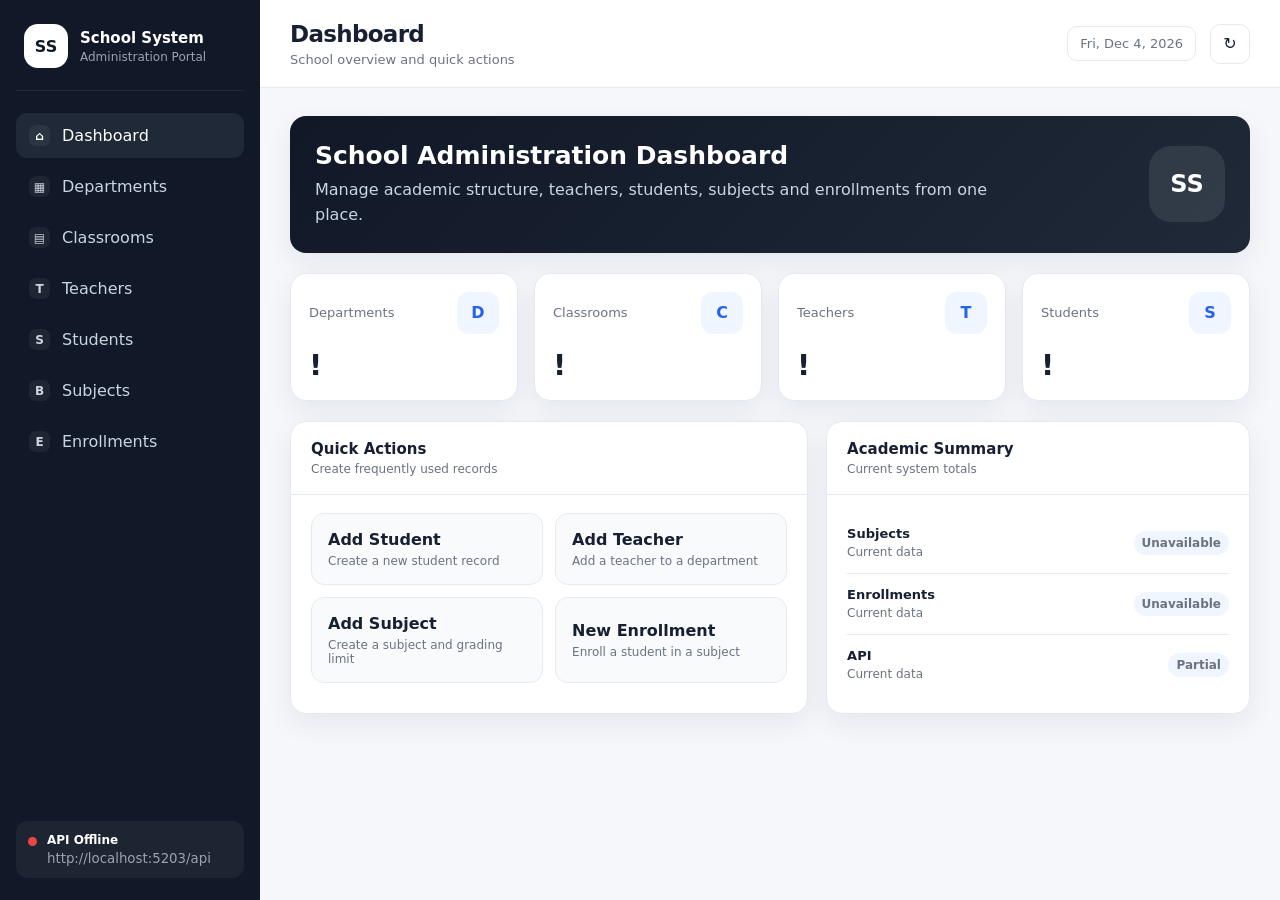
<file: school-system-frontend-v5/index.html>
<!DOCTYPE html>
<html lang="en">
<head>
  <meta charset="UTF-8" />
  <meta name="viewport" content="width=device-width, initial-scale=1.0" />
  <title>School System</title>
  <link rel="stylesheet" href="./styles.css" />
</head>
<body>
  <div class="app">
    <aside class="sidebar" id="sidebar">
      <div class="brand">
        <div class="brand-logo">SS</div>
        <div>
          <div class="brand-title">School System</div>
          <div class="brand-subtitle">Administration Portal</div>
        </div>
      </div>

      <nav class="nav" id="nav">
        <button class="nav-item active" data-page="dashboard">
          <span class="nav-icon">⌂</span><span>Dashboard</span>
        </button>
        <button class="nav-item" data-page="departments">
          <span class="nav-icon">▦</span><span>Departments</span>
        </button>
        <button class="nav-item" data-page="classrooms">
          <span class="nav-icon">▤</span><span>Classrooms</span>
        </button>
        <button class="nav-item" data-page="teachers">
          <span class="nav-icon">T</span><span>Teachers</span>
        </button>
        <button class="nav-item" data-page="students">
          <span class="nav-icon">S</span><span>Students</span>
        </button>
        <button class="nav-item" data-page="subjects">
          <span class="nav-icon">B</span><span>Subjects</span>
        </button>
        <button class="nav-item" data-page="enrollments">
          <span class="nav-icon">E</span><span>Enrollments</span>
        </button>
      </nav>

      <div class="sidebar-bottom">
        <div class="api-card">
          <span class="api-dot" id="apiDot"></span>
          <div>
            <strong id="apiStatus">Checking API...</strong>
            <small id="apiUrlText"></small>
          </div>
        </div>
      </div>
    </aside>

    <main class="main">
      <header class="topbar">
        <div class="topbar-left">
          <button class="icon-button mobile-only" id="menuButton">☰</button>
          <div>
            <h1 id="pageTitle">Dashboard</h1>
            <p id="pageSubtitle">School overview and quick actions</p>
          </div>
        </div>

        <div class="topbar-right">
          <div class="date-chip" id="dateChip"></div>
          <button class="icon-button" id="refreshButton" title="Refresh">↻</button>
        </div>
      </header>

      <section class="content">
        <div id="pageRoot"></div>
      </section>
    </main>
  </div>

  <div class="modal-backdrop hidden" id="modalBackdrop">
    <div class="modal">
      <div class="modal-header">
        <div>
          <h2 id="modalTitle"></h2>
          <p id="modalSubtitle"></p>
        </div>
        <button class="icon-button" id="modalCloseButton">✕</button>
      </div>

      <form id="entityForm">
        <div class="form-grid" id="formFields"></div>
        <div class="modal-footer">
          <button class="btn secondary" type="button" id="modalCancelButton">Cancel</button>
          <button class="btn primary" type="submit" id="modalSaveButton">Save</button>
        </div>
      </form>
    </div>
  </div>

  <div class="drawer-backdrop hidden" id="drawerBackdrop">
    <aside class="drawer">
      <div class="drawer-header">
        <div>
          <h2 id="drawerTitle">Details</h2>
          <p id="drawerSubtitle"></p>
        </div>
        <button class="icon-button" id="drawerCloseButton">✕</button>
      </div>
      <div class="drawer-body" id="drawerBody"></div>
    </aside>
  </div>

  <div class="toast-container" id="toastContainer"></div>

  <script src="./app.js"></script>
</body>
</html>
</file>
<file: school-system-frontend-v5/styles.css>
* { box-sizing: border-box; }

:root {
  --bg: #f5f7fb;
  --panel: #ffffff;
  --panel-2: #f8fafc;
  --text: #172033;
  --muted: #6b7280;
  --line: #e5eaf0;
  --primary: #2563eb;
  --primary-soft: #eff6ff;
  --success: #15803d;
  --success-soft: #f0fdf4;
  --danger: #dc2626;
  --danger-soft: #fef2f2;
  --warning: #b45309;
  --warning-soft: #fff7ed;
  --purple: #7c3aed;
  --purple-soft: #f5f3ff;
  --sidebar: #111827;
  --sidebar-hover: #1f2937;
  --radius: 16px;
  --shadow: 0 10px 28px rgba(15, 23, 42, .07);
}

html, body { margin: 0; min-height: 100%; }

body {
  font-family: Inter, ui-sans-serif, system-ui, -apple-system, BlinkMacSystemFont, "Segoe UI", sans-serif;
  color: var(--text);
  background: var(--bg);
}

button, input, select, textarea { font: inherit; }
button { cursor: pointer; }

.app {
  min-height: 100vh;
  display: grid;
  grid-template-columns: 260px minmax(0, 1fr);
}

.sidebar {
  height: 100vh;
  position: sticky;
  top: 0;
  background: var(--sidebar);
  color: white;
  padding: 22px 16px;
  display: flex;
  flex-direction: column;
  z-index: 50;
}

.brand {
  display: flex;
  align-items: center;
  gap: 12px;
  padding: 2px 8px 22px;
  border-bottom: 1px solid rgba(255,255,255,.08);
}

.brand-logo {
  width: 44px;
  height: 44px;
  display: grid;
  place-items: center;
  background: white;
  color: var(--sidebar);
  font-weight: 800;
  border-radius: 14px;
}

.brand-title { font-weight: 800; font-size: 15px; }
.brand-subtitle { color: #9ca3af; font-size: 12px; margin-top: 3px; }

.nav {
  display: flex;
  flex-direction: column;
  gap: 6px;
  padding: 22px 0;
}

.nav-item {
  width: 100%;
  border: 0;
  background: transparent;
  color: #cbd5e1;
  border-radius: 11px;
  padding: 12px 13px;
  display: flex;
  align-items: center;
  gap: 12px;
  text-align: left;
  transition: .18s ease;
}

.nav-item:hover,
.nav-item.active {
  background: var(--sidebar-hover);
  color: white;
}

.nav-icon {
  width: 21px;
  height: 21px;
  display: grid;
  place-items: center;
  border-radius: 7px;
  background: rgba(255,255,255,.06);
  font-size: 12px;
  font-weight: 800;
}

.sidebar-bottom { margin-top: auto; }

.api-card {
  display: flex;
  gap: 10px;
  align-items: flex-start;
  padding: 12px;
  border-radius: 12px;
  background: rgba(255,255,255,.05);
}

.api-card strong,
.api-card small { display: block; }

.api-card strong { font-size: 12px; }

.api-card small {
  margin-top: 4px;
  color: #9ca3af;
  word-break: break-all;
}

.api-dot {
  width: 9px;
  height: 9px;
  border-radius: 50%;
  background: #64748b;
  margin-top: 4px;
  flex: 0 0 auto;
}

.api-dot.online { background: #22c55e; }
.api-dot.offline { background: #ef4444; }

.main { min-width: 0; }

.topbar {
  height: 88px;
  padding: 0 30px;
  position: sticky;
  top: 0;
  z-index: 30;
  background: rgba(255,255,255,.93);
  backdrop-filter: blur(10px);
  border-bottom: 1px solid var(--line);
  display: flex;
  align-items: center;
  justify-content: space-between;
}

.topbar-left,
.topbar-right {
  display: flex;
  align-items: center;
  gap: 14px;
}

.topbar h1 {
  margin: 0;
  font-size: 23px;
  letter-spacing: -.03em;
}

.topbar p {
  margin: 5px 0 0;
  font-size: 13px;
  color: var(--muted);
}

.date-chip {
  padding: 9px 12px;
  border: 1px solid var(--line);
  border-radius: 10px;
  color: var(--muted);
  font-size: 13px;
  background: white;
}

.icon-button {
  width: 40px;
  height: 40px;
  border: 1px solid var(--line);
  border-radius: 10px;
  background: white;
  color: var(--text);
  display: grid;
  place-items: center;
}

.icon-button:hover { background: var(--panel-2); }

.content { padding: 28px 30px 42px; }

.hero {
  border-radius: var(--radius);
  padding: 25px;
  background: linear-gradient(135deg, #111827, #1f2937);
  color: white;
  display: flex;
  justify-content: space-between;
  gap: 18px;
  align-items: center;
  box-shadow: var(--shadow);
  margin-bottom: 20px;
}

.hero h2 { margin: 0 0 8px; font-size: 25px; }
.hero p { margin: 0; max-width: 700px; color: #cbd5e1; line-height: 1.55; }

.hero-icon {
  width: 76px;
  height: 76px;
  border-radius: 22px;
  background: rgba(255,255,255,.09);
  display: grid;
  place-items: center;
  font-weight: 800;
  font-size: 24px;
}

.stats-grid {
  display: grid;
  grid-template-columns: repeat(4, minmax(0,1fr));
  gap: 16px;
  margin-bottom: 20px;
}

.stat-card {
  background: white;
  border: 1px solid var(--line);
  border-radius: var(--radius);
  padding: 18px;
  box-shadow: var(--shadow);
}

.stat-head {
  display: flex;
  align-items: center;
  justify-content: space-between;
}

.stat-label { font-size: 13px; color: var(--muted); }

.stat-icon {
  width: 42px;
  height: 42px;
  border-radius: 12px;
  background: var(--primary-soft);
  color: var(--primary);
  display: grid;
  place-items: center;
  font-weight: 800;
}

.stat-value {
  margin-top: 14px;
  font-size: 29px;
  font-weight: 800;
  letter-spacing: -.04em;
}

.dashboard-grid {
  display: grid;
  grid-template-columns: 1.1fr .9fr;
  gap: 18px;
}

.panel {
  background: white;
  border: 1px solid var(--line);
  border-radius: var(--radius);
  box-shadow: var(--shadow);
}

.panel-head {
  padding: 18px 20px;
  border-bottom: 1px solid var(--line);
  display: flex;
  align-items: center;
  justify-content: space-between;
}

.panel-head h3 { margin: 0; font-size: 15px; }
.panel-head p { margin: 4px 0 0; color: var(--muted); font-size: 12px; }
.panel-body { padding: 18px 20px; }

.quick-actions {
  display: grid;
  grid-template-columns: repeat(2, minmax(0,1fr));
  gap: 12px;
}

.quick-action {
  border: 1px solid var(--line);
  background: var(--panel-2);
  border-radius: 13px;
  padding: 16px;
  text-align: left;
  color: var(--text);
}

.quick-action strong,
.quick-action span { display: block; }

.quick-action span {
  margin-top: 5px;
  color: var(--muted);
  font-size: 12px;
}

.summary-list { display: flex; flex-direction: column; }

.summary-row {
  display: flex;
  align-items: center;
  justify-content: space-between;
  gap: 12px;
  padding: 13px 0;
  border-bottom: 1px solid var(--line);
}

.summary-row:last-child { border-bottom: 0; }

.summary-row strong { display: block; font-size: 13px; }
.summary-row span { color: var(--muted); font-size: 12px; }

.badge {
  display: inline-flex;
  align-items: center;
  padding: 5px 8px;
  border-radius: 999px;
  background: var(--primary-soft);
  color: var(--primary);
  font-size: 11px;
  font-weight: 700;
}

.toolbar {
  display: flex;
  align-items: center;
  justify-content: space-between;
  gap: 14px;
  margin-bottom: 16px;
}

.toolbar-left,
.toolbar-right {
  display: flex;
  align-items: center;
  gap: 10px;
}

.search-box {
  min-width: 290px;
  background: white;
  border: 1px solid var(--line);
  border-radius: 11px;
  padding: 0 11px;
  display: flex;
  align-items: center;
  gap: 7px;
}

.search-box input {
  width: 100%;
  border: 0;
  outline: 0;
  padding: 10px 6px;
  background: transparent;
}

.btn {
  border: 0;
  border-radius: 10px;
  padding: 10px 14px;
  font-weight: 700;
  font-size: 13px;
}

.btn.primary { background: var(--primary); color: white; }
.btn.secondary { background: white; color: var(--text); border: 1px solid var(--line); }
.btn.ghost { background: var(--panel-2); color: var(--text); border: 1px solid var(--line); }
.btn.danger { background: var(--danger-soft); color: var(--danger); }
.btn.small { padding: 7px 10px; font-size: 12px; }
.btn:disabled { opacity: .6; cursor: not-allowed; }

.table-card {
  background: white;
  border: 1px solid var(--line);
  border-radius: var(--radius);
  box-shadow: var(--shadow);
  overflow: hidden;
}

.table-wrap { overflow-x: auto; }

table {
  width: 100%;
  border-collapse: collapse;
}

th, td {
  padding: 13px 16px;
  text-align: left;
  white-space: nowrap;
  border-bottom: 1px solid var(--line);
  font-size: 13px;
}

th {
  background: var(--panel-2);
  color: var(--muted);
  font-size: 11px;
  text-transform: uppercase;
  letter-spacing: .05em;
}

tbody tr:hover { background: #fbfdff; }
tbody tr:last-child td { border-bottom: 0; }

.actions {
  display: flex;
  gap: 7px;
  align-items: center;
}

.empty {
  text-align: center;
  color: var(--muted);
  padding: 52px 20px;
}

.empty strong {
  display: block;
  color: var(--text);
  margin-bottom: 6px;
}

.loading {
  display: flex;
  align-items: center;
  gap: 10px;
  padding: 24px;
  color: var(--muted);
}

.spinner {
  width: 18px;
  height: 18px;
  border-radius: 50%;
  border: 2px solid #dbe2ea;
  border-top-color: var(--primary);
  animation: spin .7s linear infinite;
}

@keyframes spin { to { transform: rotate(360deg); } }

.modal-backdrop,
.drawer-backdrop {
  position: fixed;
  inset: 0;
  background: rgba(15,23,42,.5);
  z-index: 100;
}

.modal-backdrop {
  display: grid;
  place-items: center;
  padding: 20px;
}

.modal {
  width: min(700px, 100%);
  max-height: calc(100vh - 40px);
  overflow-y: auto;
  background: white;
  border-radius: 18px;
  box-shadow: 0 30px 90px rgba(15,23,42,.28);
}

.modal-header,
.drawer-header {
  padding: 20px 22px;
  border-bottom: 1px solid var(--line);
  display: flex;
  justify-content: space-between;
  gap: 16px;
  align-items: flex-start;
}

.modal-header h2,
.drawer-header h2 { margin: 0; font-size: 18px; }

.modal-header p,
.drawer-header p {
  margin: 5px 0 0;
  color: var(--muted);
  font-size: 12px;
}

#entityForm { padding: 20px 22px 22px; }

.form-grid {
  display: grid;
  grid-template-columns: repeat(2, minmax(0,1fr));
  gap: 14px;
}

.form-group {
  display: flex;
  flex-direction: column;
  gap: 7px;
}

.form-group.full { grid-column: 1 / -1; }
.form-group label { font-size: 12px; font-weight: 700; color: #374151; }

.form-group input,
.form-group select,
.form-group textarea {
  width: 100%;
  border: 1px solid #d8dee8;
  border-radius: 10px;
  padding: 10px 11px;
  outline: none;
  color: var(--text);
  background: white;
}

.form-group textarea {
  min-height: 96px;
  resize: vertical;
}

.form-group input:focus,
.form-group select:focus,
.form-group textarea:focus {
  border-color: #9bb8ff;
  box-shadow: 0 0 0 3px rgba(37,99,235,.08);
}

.field-note {
  font-size: 11px;
  line-height: 1.45;
  color: var(--muted);
}

.modal-footer {
  display: flex;
  justify-content: flex-end;
  gap: 10px;
  padding-top: 20px;
}

.drawer-backdrop {
  display: flex;
  justify-content: flex-end;
}

.drawer {
  width: min(470px, 100%);
  height: 100%;
  background: white;
  box-shadow: -24px 0 70px rgba(15,23,42,.18);
  overflow-y: auto;
}

.drawer-body { padding: 20px 22px; }

.detail-list {
  display: grid;
  grid-template-columns: 1fr 1fr;
  gap: 12px;
}

.detail-card {
  padding: 13px;
  border: 1px solid var(--line);
  border-radius: 12px;
  background: var(--panel-2);
}

.detail-card.full { grid-column: 1 / -1; }

.detail-card label {
  display: block;
  font-size: 11px;
  font-weight: 700;
  text-transform: uppercase;
  letter-spacing: .04em;
  color: var(--muted);
  margin-bottom: 6px;
}

.detail-card div {
  word-break: break-word;
  font-size: 14px;
  font-weight: 600;
}

.toast-container {
  position: fixed;
  right: 20px;
  bottom: 20px;
  display: flex;
  flex-direction: column;
  gap: 10px;
  z-index: 200;
}

.toast {
  min-width: 280px;
  max-width: 390px;
  padding: 13px 15px;
  border-radius: 12px;
  color: white;
  background: #111827;
  box-shadow: var(--shadow);
}

.toast.success { background: #166534; }
.toast.error { background: #991b1b; }

.hidden { display: none !important; }
.mobile-only { display: none; }

@media (max-width: 1050px) {
  .stats-grid { grid-template-columns: repeat(2, minmax(0,1fr)); }
  .dashboard-grid { grid-template-columns: 1fr; }
}

@media (max-width: 820px) {
  .app { grid-template-columns: 1fr; }

  .sidebar {
    position: fixed;
    left: -280px;
    width: 260px;
    transition: left .22s ease;
    box-shadow: 22px 0 60px rgba(15,23,42,.22);
  }

  .sidebar.open { left: 0; }
  .mobile-only { display: grid; }
  .topbar { padding: 0 18px; }
  .content { padding: 20px 18px 34px; }
  .date-chip { display: none; }
}

@media (max-width: 620px) {
  .stats-grid { grid-template-columns: 1fr; }
  .toolbar { align-items: stretch; flex-direction: column; }
  .toolbar-left, .toolbar-right { width: 100%; }
  .search-box { width: 100%; min-width: 0; }
  .toolbar-right .btn { flex: 1; }
  .form-grid { grid-template-columns: 1fr; }
  .detail-list { grid-template-columns: 1fr; }
  .hero-icon { display: none; }
}
</file>
